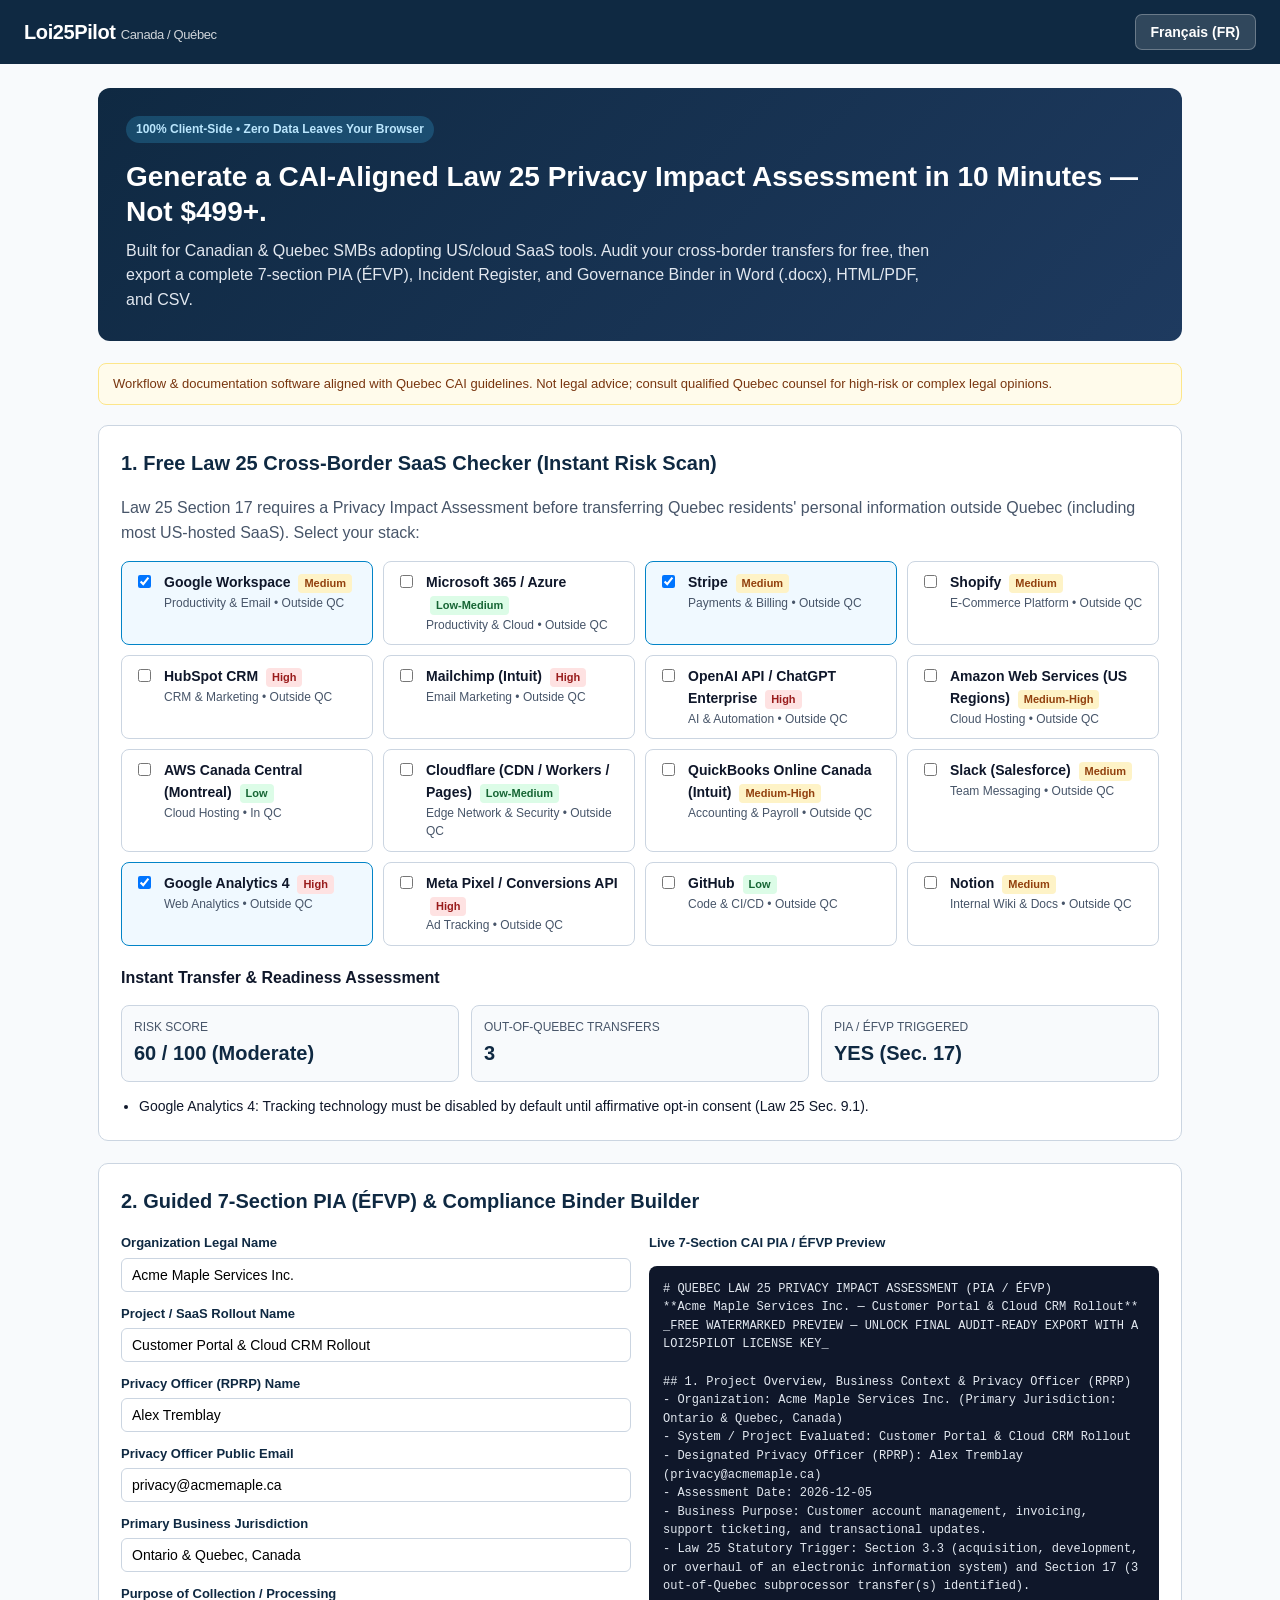
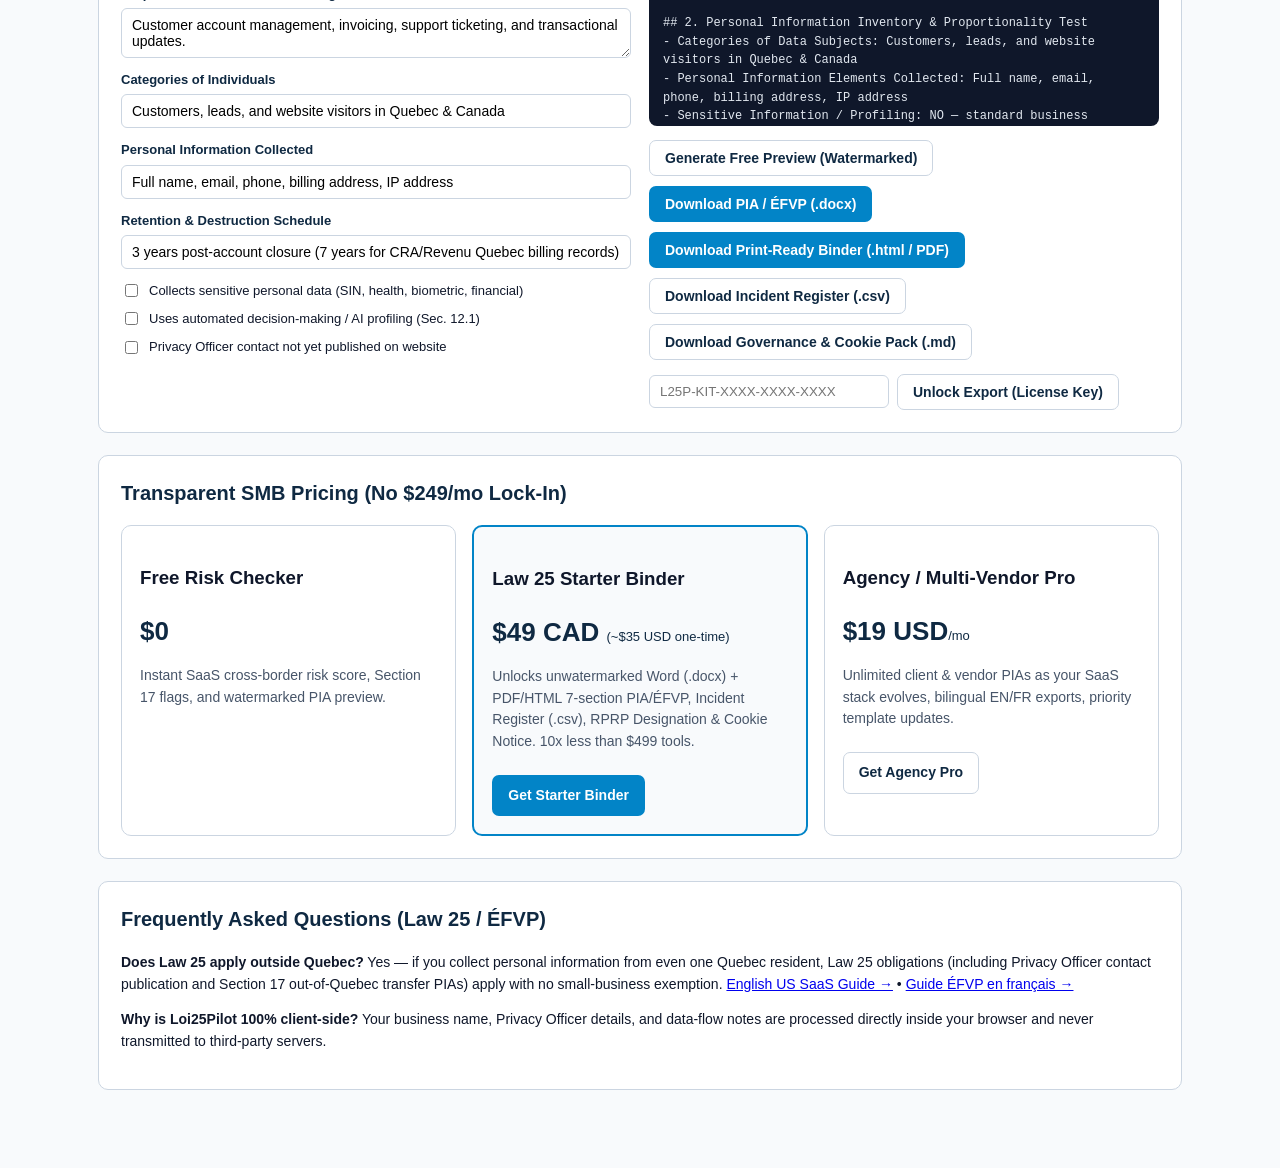
<file: index.html>
<!DOCTYPE html>
<html lang="en">
<head>
  <meta charset="utf-8" />
  <meta name="viewport" content="width=device-width, initial-scale=1" />
  <title>Loi25Pilot — Quebec Law 25 Interactive PIA (ÉFVP) & Compliance Binder</title>
  <meta name="description" content="Free Law 25 cross-border SaaS checker and 10-minute CAI-aligned Privacy Impact Assessment (PIA / ÉFVP) generator in .docx, PDF/HTML, and CSV. 100% client-side." />
  <link rel="stylesheet" href="styles.css" />
  <script type="application/ld+json">
  {
    "@context": "https://schema.org",
    "@type": "FAQPage",
    "mainEntity": [
      {
        "@type": "Question",
        "name": "Does Quebec Law 25 apply to businesses outside Quebec?",
        "acceptedAnswer": {
          "@type": "Answer",
          "text": "Yes. Law 25 applies to any organization that collects, uses, or discloses personal information of Quebec residents, regardless of where the business is headquartered or its annual revenue."
        }
      },
      {
        "@type": "Question",
        "name": "When does Section 17 require a Privacy Impact Assessment (PIA / EFVP)?",
        "acceptedAnswer": {
          "@type": "Answer",
          "text": "Section 17 requires a written PIA before communicating personal information outside Quebec, such as storing customer data in US-hosted SaaS platforms like Stripe, HubSpot, Mailchimp, or Google Workspace."
        }
      }
    ]
  }
  </script>
</head>
<body>
  <header class="topbar">
    <div class="brand">Loi25Pilot <span style="font-weight:400;font-size:13px;opacity:0.8;">Canada / Québec</span></div>
    <button id="langToggleBtn" class="btn btn-ghost" type="button">Français (FR)</button>
  </header>

  <main class="container">
    <section class="hero">
      <div id="heroBadge" class="hero-badge">100% Client-Side • Zero Data Leaves Your Browser</div>
      <h1 id="heroTitle">Generate a CAI-Aligned Law 25 Privacy Impact Assessment in 10 Minutes — Not $499+.</h1>
      <p id="heroSubtitle">Built for Canadian & Quebec SMBs adopting US/cloud SaaS tools. Audit your cross-border transfers for free, then export a complete 7-section PIA (ÉFVP), Incident Register, and Governance Binder in Word (.docx), HTML/PDF, and CSV.</p>
    </section>

    <div id="disclaimerText" class="disclaimer">
      Workflow & documentation software aligned with Quebec CAI guidelines. Not legal advice; consult qualified Quebec counsel for high-risk or complex legal opinions.
    </div>

    <section class="card">
      <h2 id="step1Title">1. Free Law 25 Cross-Border SaaS Checker (Instant Risk Scan)</h2>
      <p id="step1Desc" style="color:var(--muted);margin-top:0;"></p>
      <div id="vendorGrid" class="vendor-grid"></div>

      <h3 id="riskSummaryTitle" style="margin-top:20px;margin-bottom:8px;font-size:16px;">Instant Transfer & Readiness Assessment</h3>
      <div class="metrics-row">
        <div class="metric-box">
          <div id="lblRiskScore" class="metric-label">Risk Score</div>
          <div id="riskScoreValue" class="metric-val">0 / 100</div>
        </div>
        <div class="metric-box">
          <div id="lblOutOfQc" class="metric-label">Out-of-Quebec Transfers</div>
          <div id="outOfQcValue" class="metric-val">0</div>
        </div>
        <div class="metric-box">
          <div id="lblPiaTriggered" class="metric-label">PIA / ÉFVP Triggered</div>
          <div id="piaRequiredValue" class="metric-val">Yes</div>
        </div>
      </div>
      <ul id="findingsList" style="margin:8px 0 0 18px;padding:0;font-size:14px;"></ul>
    </section>

    <section class="card">
      <h2 id="wizardTitle">2. Guided 7-Section PIA (ÉFVP) & Compliance Binder Builder</h2>
      <div class="two-col">
        <div>
          <label class="field"><span id="lblOrgName">Organization Legal Name</span>
            <input id="orgName" type="text" value="Acme Maple Services Inc." />
          </label>
          <label class="field"><span id="lblProjectName">Project / SaaS Rollout Name</span>
            <input id="projectName" type="text" value="Customer Portal & Cloud CRM Rollout" />
          </label>
          <label class="field"><span id="lblRprpName">Privacy Officer (RPRP) Name</span>
            <input id="rprpName" type="text" value="Alex Tremblay" />
          </label>
          <label class="field"><span id="lblRprpEmail">Privacy Officer Public Email</span>
            <input id="rprpEmail" type="email" value="privacy@acmemaple.ca" />
          </label>
          <label class="field"><span id="lblJurisdiction">Primary Business Jurisdiction</span>
            <input id="jurisdiction" type="text" value="Ontario & Quebec, Canada" />
          </label>
          <label class="field"><span id="lblPurpose">Purpose of Collection / Processing</span>
            <textarea id="purpose" rows="2">Customer account management, invoicing, support ticketing, and transactional updates.</textarea>
          </label>
          <label class="field"><span id="lblDataSubjects">Categories of Individuals</span>
            <input id="dataSubjects" type="text" value="Customers, leads, and website visitors in Quebec & Canada" />
          </label>
          <label class="field"><span id="lblDataElements">Personal Information Collected</span>
            <input id="dataElements" type="text" value="Full name, email, phone, billing address, IP address" />
          </label>
          <label class="field"><span id="lblRetention">Retention & Destruction Schedule</span>
            <input id="retentionPeriod" type="text" value="3 years post-account closure (7 years for CRA/Revenu Quebec billing records)" />
          </label>
          <label class="check-row"><input id="sensitiveData" type="checkbox" /> <span id="chkSensitive">Collects sensitive personal data (SIN, health, biometric, financial)</span></label>
          <label class="check-row"><input id="automatedDecisions" type="checkbox" /> <span id="chkAutomated">Uses automated decision-making / AI profiling (Sec. 12.1)</span></label>
          <label class="check-row"><input id="noPrivacyOfficer" type="checkbox" /> <span id="chkNoRprp">Privacy Officer contact not yet published on website</span></label>
        </div>

        <div>
          <div id="previewLabel" style="font-weight:600;font-size:13px;color:var(--primary);margin-bottom:6px;">Live 7-Section CAI PIA / ÉFVP Preview</div>
          <pre id="livePreview" class="preview-box"></pre>

          <div class="actions-bar">
            <button id="freePreviewBtn" class="btn btn-secondary" type="button">Generate Free Preview (Watermarked)</button>
            <button id="exportDocxBtn" class="btn btn-primary" type="button">Download PIA / ÉFVP (.docx)</button>
            <button id="exportHtmlBtn" class="btn btn-primary" type="button">Download Print-Ready Binder (.html / PDF)</button>
            <button id="exportIncidentBtn" class="btn btn-secondary" type="button">Download Incident Register (.csv)</button>
            <button id="exportPolicyBtn" class="btn btn-secondary" type="button">Download Governance & Cookie Pack (.md)</button>
          </div>

          <div style="margin-top:14px;display:flex;gap:8px;flex-wrap:wrap;align-items:center;">
            <input id="licenseKeyInput" type="text" placeholder="L25P-KIT-XXXX-XXXX-XXXX" style="padding:8px 10px;border:1px solid var(--border);border-radius:6px;min-width:240px;" />
            <button id="unlockBtn" class="btn btn-secondary" type="button">Unlock Export (License Key)</button>
            <span id="licenseStatus" class="status-err"></span>
          </div>
        </div>
      </div>
    </section>

    <section id="pricing" class="card">
      <h2 id="pricingTitle">Transparent SMB Pricing (No $249/mo Lock-In)</h2>
      <div class="pricing-grid">
        <div class="price-card">
          <h3>Free Risk Checker</h3>
          <div class="price-tag">$0</div>
          <p style="font-size:14px;color:var(--muted);">Instant SaaS cross-border risk score, Section 17 flags, and watermarked PIA preview.</p>
        </div>
        <div class="price-card featured">
          <h3>Law 25 Starter Binder</h3>
          <div class="price-tag">$49 CAD <span style="font-size:13px;font-weight:400;">(~$35 USD one-time)</span></div>
          <p style="font-size:14px;color:var(--muted);">Unlocks unwatermarked Word (.docx) + PDF/HTML 7-section PIA/ÉFVP, Incident Register (.csv), RPRP Designation & Cookie Notice. 10x less than $499 tools.</p>
          <a id="checkoutKitLink" href="#pricing" class="btn btn-primary" style="display:inline-block;text-decoration:none;margin-top:8px;">Get Starter Binder</a>
        </div>
        <div class="price-card">
          <h3>Agency / Multi-Vendor Pro</h3>
          <div class="price-tag">$19 USD<span style="font-size:13px;font-weight:400;">/mo</span></div>
          <p style="font-size:14px;color:var(--muted);">Unlimited client & vendor PIAs as your SaaS stack evolves, bilingual EN/FR exports, priority template updates.</p>
          <a id="checkoutProLink" href="#pricing" class="btn btn-secondary" style="display:inline-block;text-decoration:none;margin-top:8px;">Get Agency Pro</a>
        </div>
      </div>
    </section>

    <section class="card">
      <h2 id="faqTitle">Frequently Asked Questions (Law 25 / ÉFVP)</h2>
      <p style="font-size:14px;"><strong>Does Law 25 apply outside Quebec?</strong> Yes — if you collect personal information from even one Quebec resident, Law 25 obligations (including Privacy Officer contact publication and Section 17 out-of-Quebec transfer PIAs) apply with no small-business exemption. <a href="law25-us-saas-transfers.html">English US SaaS Guide &rarr;</a> &bull; <a href="loi25-efvp-guide-fr.html">Guide ÉFVP en français &rarr;</a></p>
      <p style="font-size:14px;"><strong>Why is Loi25Pilot 100% client-side?</strong> Your business name, Privacy Officer details, and data-flow notes are processed directly inside your browser and never transmitted to third-party servers.</p>
    </section>
  </main>

  <script src="js/config.js"></script>
  <script src="data/vendors.js"></script>
  <script src="js/i18n.js"></script>
  <script src="js/pia_engine.js"></script>
  <script src="js/docx_exporter.js"></script>
  <script src="js/license.js"></script>
  <script src="js/app.js"></script>
</body>
</html>
</file>
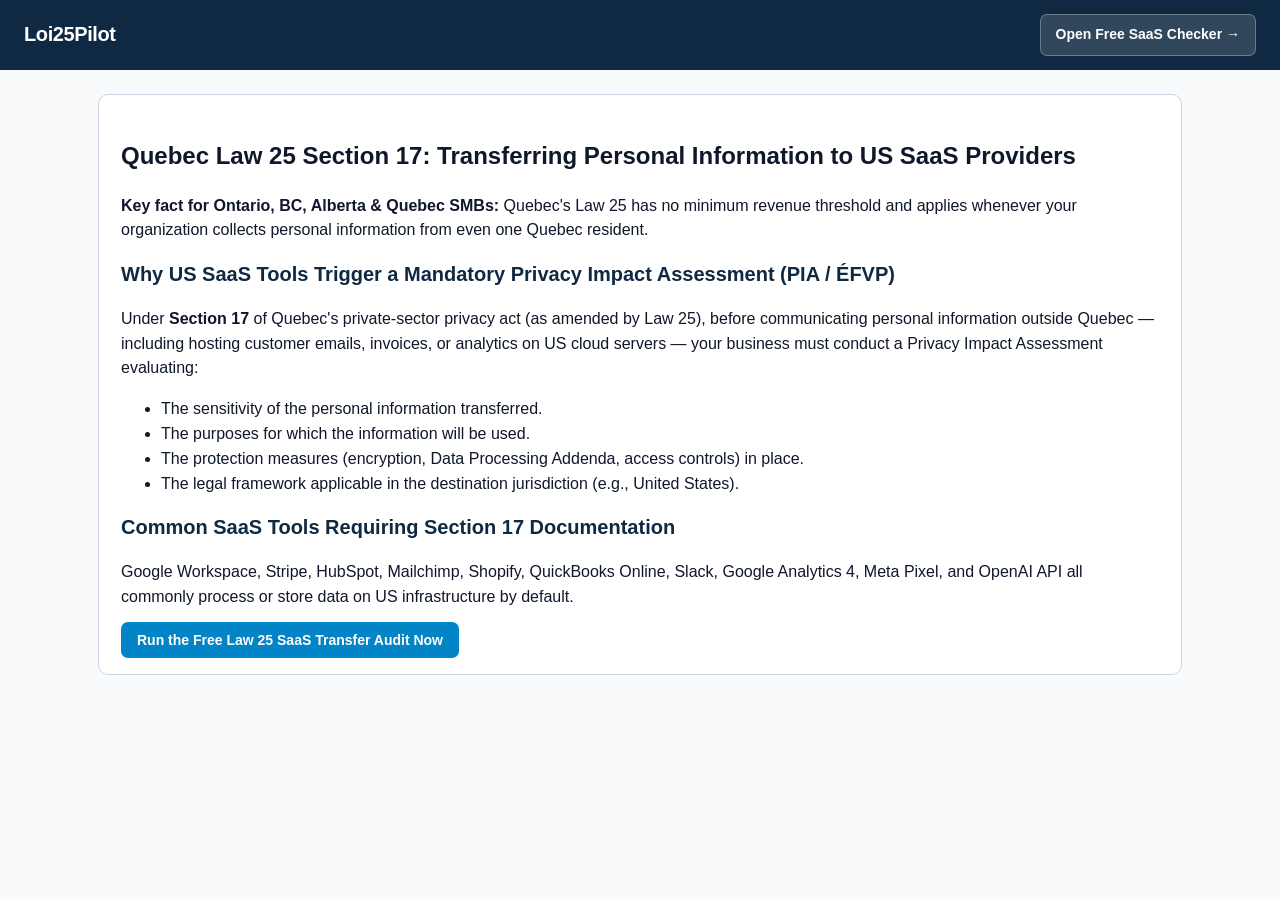
<file: law25-us-saas-transfers.html>
<!DOCTYPE html>
<html lang="en">
<head>
  <meta charset="utf-8" />
  <meta name="viewport" content="width=device-width, initial-scale=1" />
  <title>Quebec Law 25 Section 17 Guide: Using US SaaS Tools (Stripe, HubSpot, Google, OpenAI) | Loi25Pilot</title>
  <meta name="description" content="Does Quebec Law 25 apply outside Quebec? Learn how Section 17 impacts Canadian SMBs using US-hosted SaaS and generate a CAI-aligned PIA (ÉFVP) in 10 minutes." />
  <link rel="stylesheet" href="styles.css" />
</head>
<body>
  <header class="topbar">
    <div class="brand"><a href="index.html" style="color:#fff;text-decoration:none;">Loi25Pilot</a></div>
    <a href="index.html" class="btn btn-ghost" style="text-decoration:none;">Open Free SaaS Checker &rarr;</a>
  </header>
  <main class="container">
    <article class="card">
      <h1>Quebec Law 25 Section 17: Transferring Personal Information to US SaaS Providers</h1>
      <p><strong>Key fact for Ontario, BC, Alberta &amp; Quebec SMBs:</strong> Quebec's Law 25 has no minimum revenue threshold and applies whenever your organization collects personal information from even one Quebec resident.</p>
      <h2>Why US SaaS Tools Trigger a Mandatory Privacy Impact Assessment (PIA / ÉFVP)</h2>
      <p>Under <strong>Section 17</strong> of Quebec's private-sector privacy act (as amended by Law 25), before communicating personal information outside Quebec — including hosting customer emails, invoices, or analytics on US cloud servers — your business must conduct a Privacy Impact Assessment evaluating:</p>
      <ul>
        <li>The sensitivity of the personal information transferred.</li>
        <li>The purposes for which the information will be used.</li>
        <li>The protection measures (encryption, Data Processing Addenda, access controls) in place.</li>
        <li>The legal framework applicable in the destination jurisdiction (e.g., United States).</li>
      </ul>
      <h2>Common SaaS Tools Requiring Section 17 Documentation</h2>
      <p>Google Workspace, Stripe, HubSpot, Mailchimp, Shopify, QuickBooks Online, Slack, Google Analytics 4, Meta Pixel, and OpenAI API all commonly process or store data on US infrastructure by default.</p>
      <div style="margin-top:18px;">
        <a href="index.html" class="btn btn-primary" style="text-decoration:none;">Run the Free Law 25 SaaS Transfer Audit Now</a>
      </div>
    </article>
  </main>
</body>
</html>
</file>
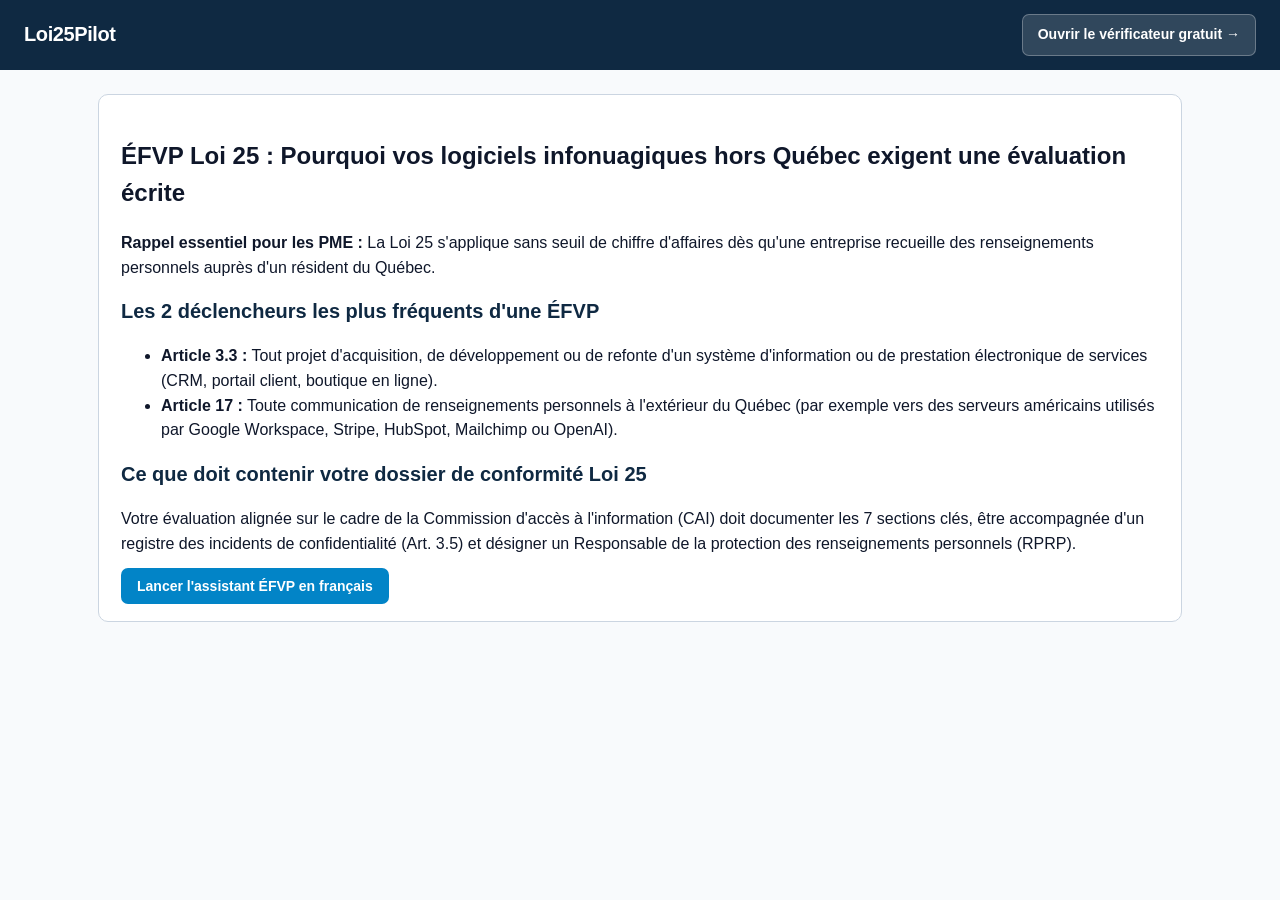
<file: loi25-efvp-guide-fr.html>
<!DOCTYPE html>
<html lang="fr">
<head>
  <meta charset="utf-8" />
  <meta name="viewport" content="width=device-width, initial-scale=1" />
  <title>Guide Loi 25 : ÉFVP obligatoire et transferts de données hors Québec (Art. 17) | Loi25Pilot</title>
  <meta name="description" content="Quand une PME doit-elle réaliser une ÉFVP selon la Loi 25 du Québec ? Vérifiez vos outils SaaS américains gratuitement et générez votre ÉFVP en .docx en 10 minutes." />
  <link rel="stylesheet" href="styles.css" />
</head>
<body>
  <header class="topbar">
    <div class="brand"><a href="index.html" style="color:#fff;text-decoration:none;">Loi25Pilot</a></div>
    <a href="index.html?lang=fr" class="btn btn-ghost" style="text-decoration:none;">Ouvrir le vérificateur gratuit &rarr;</a>
  </header>
  <main class="container">
    <article class="card">
      <h1>ÉFVP Loi 25 : Pourquoi vos logiciels infonuagiques hors Québec exigent une évaluation écrite</h1>
      <p><strong>Rappel essentiel pour les PME :</strong> La Loi 25 s'applique sans seuil de chiffre d'affaires dès qu'une entreprise recueille des renseignements personnels auprès d'un résident du Québec.</p>
      <h2>Les 2 déclencheurs les plus fréquents d'une ÉFVP</h2>
      <ul>
        <li><strong>Article 3.3 :</strong> Tout projet d'acquisition, de développement ou de refonte d'un système d'information ou de prestation électronique de services (CRM, portail client, boutique en ligne).</li>
        <li><strong>Article 17 :</strong> Toute communication de renseignements personnels à l'extérieur du Québec (par exemple vers des serveurs américains utilisés par Google Workspace, Stripe, HubSpot, Mailchimp ou OpenAI).</li>
      </ul>
      <h2>Ce que doit contenir votre dossier de conformité Loi 25</h2>
      <p>Votre évaluation alignée sur le cadre de la Commission d'accès à l'information (CAI) doit documenter les 7 sections clés, être accompagnée d'un registre des incidents de confidentialité (Art. 3.5) et désigner un Responsable de la protection des renseignements personnels (RPRP).</p>
      <div style="margin-top:18px;">
        <a href="index.html?lang=fr" class="btn btn-primary" style="text-decoration:none;">Lancer l'assistant ÉFVP en français</a>
      </div>
    </article>
  </main>
</body>
</html>
</file>
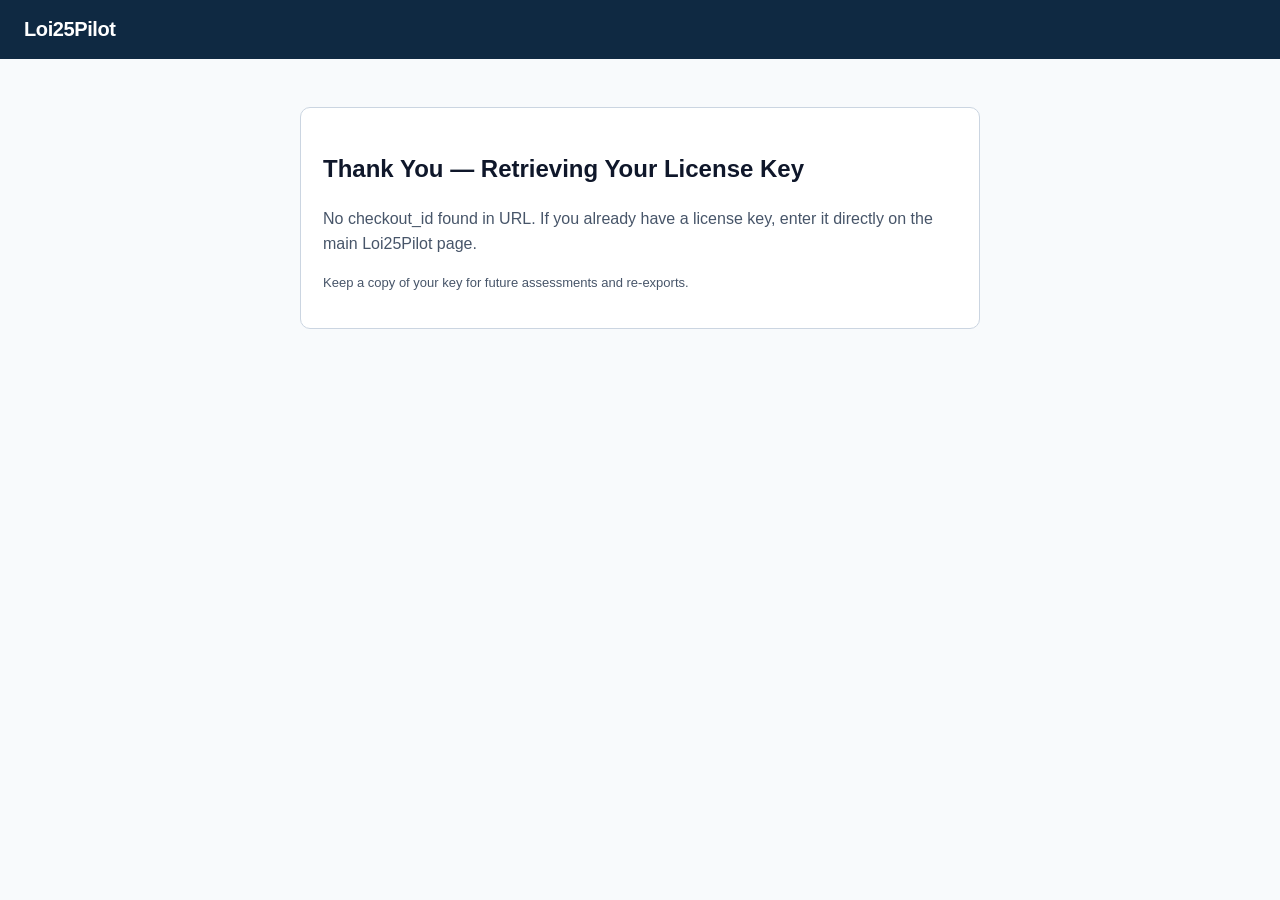
<file: success.html>
<!DOCTYPE html>
<html lang="en">
<head>
  <meta charset="utf-8" />
  <meta name="viewport" content="width=device-width, initial-scale=1" />
  <title>Payment Confirmed — Your Loi25Pilot License Key</title>
  <link rel="stylesheet" href="styles.css" />
</head>
<body>
  <header class="topbar">
    <div class="brand"><a href="index.html" style="color:#fff;text-decoration:none;">Loi25Pilot</a></div>
  </header>
  <main class="container">
    <section class="card" style="max-width:680px;margin:24px auto;">
      <h1>Thank You — Retrieving Your License Key</h1>
      <p id="statusMsg" style="color:var(--muted);">Checking your checkout session...</p>
      <div id="keyBox" style="display:none;background:#f0f9ff;border:1px solid #0284c7;border-radius:8px;padding:16px;margin:16px 0;">
        <div style="font-size:12px;text-transform:uppercase;color:#0369a1;font-weight:700;">Your Loi25Pilot License Key</div>
        <div id="licenseCode" style="font-family:monospace;font-size:20px;font-weight:700;margin:6px 0;"></div>
        <a id="launchLink" href="index.html" class="btn btn-primary" style="display:inline-block;text-decoration:none;margin-top:8px;">Open Loi25Pilot Unlocked &rarr;</a>
      </div>
      <p style="font-size:13px;color:var(--muted);">Keep a copy of your key for future assessments and re-exports.</p>
    </section>
  </main>
  <script src="js/config.js"></script>
  <script>
    (async function () {
      const params = new URLSearchParams(window.location.search);
      const checkoutId = params.get("checkout_id") || params.get("session_id") || "";
      const statusMsg = document.getElementById("statusMsg");
      const endpoint = (window.Loi25Config && window.Loi25Config.lookupEndpoint) || "";

      if (!checkoutId) {
        statusMsg.textContent = "No checkout_id found in URL. If you already have a license key, enter it directly on the main Loi25Pilot page.";
        return;
      }
      if (!endpoint) {
        statusMsg.textContent = "Live license lookup endpoint is not yet connected (pending production deployment).";
        return;
      }
      try {
        const resp = await fetch(`${endpoint}?checkout_id=${encodeURIComponent(checkoutId)}`);
        const data = await resp.json();
        if (resp.ok && data.licenseKey) {
          statusMsg.textContent = "Your license key is active and ready:";
          document.getElementById("licenseCode").textContent = data.licenseKey;
          document.getElementById("launchLink").href = `index.html?key=${encodeURIComponent(data.licenseKey)}`;
          document.getElementById("keyBox").style.display = "block";
        } else {
          statusMsg.textContent = data.reason || "Still finalizing webhook confirmation — refresh in 5 seconds.";
        }
      } catch (err) {
        statusMsg.textContent = "Unable to reach verification server. Please retry shortly.";
      }
    })();
  </script>
</body>
</html>
</file>
<file: styles.css>
:root {
  --bg: #f8fafc;
  --surface: #ffffff;
  --ink: #0f172a;
  --muted: #475569;
  --primary: #0f2942;
  --accent: #0284c7;
  --border: #cbd5e1;
  --ok: #15803d;
  --warn: #b45309;
  --err: #b91c1c;
}
* { box-sizing: border-box; }
body {
  margin: 0;
  font-family: -apple-system, BlinkMacSystemFont, "Segoe UI", Roboto, Helvetica, Arial, sans-serif;
  background: var(--bg);
  color: var(--ink);
  line-height: 1.55;
}
.topbar {
  background: var(--primary);
  color: #fff;
  padding: 14px 24px;
  display: flex;
  justify-content: space-between;
  align-items: center;
  flex-wrap: wrap;
  gap: 12px;
}
.brand { font-size: 20px; font-weight: 700; letter-spacing: -0.02em; }
.btn {
  padding: 9px 15px;
  border-radius: 7px;
  border: 1px solid transparent;
  font-weight: 600;
  cursor: pointer;
  font-size: 14px;
}
.btn-primary { background: var(--accent); color: #fff; }
.btn-primary:hover { background: #0369a1; }
.btn-secondary { background: #fff; color: var(--primary); border-color: var(--border); }
.btn-ghost { background: rgba(255,255,255,0.14); color: #fff; border-color: rgba(255,255,255,0.28); }
.container { max-width: 1120px; margin: 0 auto; padding: 24px 18px 56px; }
.hero {
  background: linear-gradient(135deg, #0f2942 0%, #1e3a5f 100%);
  color: #fff;
  border-radius: 12px;
  padding: 28px;
  margin-bottom: 22px;
}
.hero-badge {
  display: inline-block;
  background: rgba(56, 189, 248, 0.22);
  color: #bae6fd;
  padding: 4px 10px;
  border-radius: 999px;
  font-size: 12px;
  font-weight: 600;
  margin-bottom: 10px;
}
.hero h1 { margin: 6px 0 10px; font-size: 28px; line-height: 1.25; }
.hero p { margin: 0; color: #e2e8f0; max-width: 820px; }
.disclaimer {
  background: #fffbeb;
  border: 1px solid #fde68a;
  color: #78350f;
  padding: 10px 14px;
  border-radius: 8px;
  font-size: 13px;
  margin-bottom: 20px;
}
.card {
  background: var(--surface);
  border: 1px solid var(--border);
  border-radius: 10px;
  padding: 22px;
  margin-bottom: 22px;
}
.card h2 { margin-top: 0; font-size: 20px; color: var(--primary); }
.vendor-grid {
  display: grid;
  grid-template-columns: repeat(auto-fill, minmax(240px, 1fr));
  gap: 10px;
  margin-top: 14px;
}
.vendor-card {
  display: flex;
  gap: 10px;
  align-items: flex-start;
  padding: 10px 12px;
  border: 1px solid var(--border);
  border-radius: 8px;
  cursor: pointer;
  background: #fff;
}
.vendor-card.selected { border-color: var(--accent); background: #f0f9ff; }
.vendor-title { font-weight: 600; font-size: 14px; }
.vendor-sub { font-size: 12px; color: var(--muted); }
.badge {
  display: inline-block;
  font-size: 11px;
  padding: 1px 6px;
  border-radius: 4px;
  margin-left: 4px;
  background: #e2e8f0;
  color: #334155;
}
.badge-high { background: #fee2e2; color: #991b1b; }
.badge-medium-high, .badge-medium { background: #fef3c7; color: #92400e; }
.badge-low, .badge-low-medium { background: #dcfce7; color: #166534; }
.metrics-row {
  display: grid;
  grid-template-columns: repeat(auto-fit, minmax(180px, 1fr));
  gap: 12px;
  margin: 14px 0;
}
.metric-box {
  background: #f8fafc;
  border: 1px solid var(--border);
  border-radius: 8px;
  padding: 12px;
}
.metric-label { font-size: 12px; color: var(--muted); text-transform: uppercase; }
.metric-val { font-size: 20px; font-weight: 700; color: var(--primary); margin-top: 2px; }
.two-col { display: grid; grid-template-columns: 1fr 1fr; gap: 18px; }
@media (max-width: 820px) { .two-col { grid-template-columns: 1fr; } }
label.field { display: block; margin-bottom: 12px; font-size: 13px; font-weight: 600; color: var(--primary); }
label.field input[type="text"],
label.field input[type="email"],
label.field textarea {
  display: block;
  width: 100%;
  margin-top: 4px;
  padding: 8px 10px;
  border: 1px solid var(--border);
  border-radius: 6px;
  font-size: 14px;
  font-family: inherit;
}
.check-row { display: flex; gap: 8px; align-items: center; margin-bottom: 8px; font-size: 13px; cursor: pointer; }
.preview-box {
  background: #0f172a;
  color: #e2e8f0;
  padding: 14px;
  border-radius: 8px;
  font-family: ui-monospace, SFMono-Regular, Menlo, Consolas, monospace;
  font-size: 12px;
  white-space: pre-wrap;
  max-height: 460px;
  overflow-y: auto;
}
.actions-bar { display: flex; flex-wrap: wrap; gap: 10px; margin-top: 14px; }
.pricing-grid { display: grid; grid-template-columns: repeat(auto-fit, minmax(250px, 1fr)); gap: 16px; }
.price-card { border: 1px solid var(--border); border-radius: 10px; padding: 18px; background: #fff; }
.price-card.featured { border: 2px solid var(--accent); background: #f8fafc; }
.price-tag { font-size: 26px; font-weight: 800; color: var(--primary); margin: 6px 0; }
.status-ok { color: var(--ok); font-weight: 600; font-size: 13px; }
.status-err { color: var(--err); font-weight: 600; font-size: 13px; }
</file>
